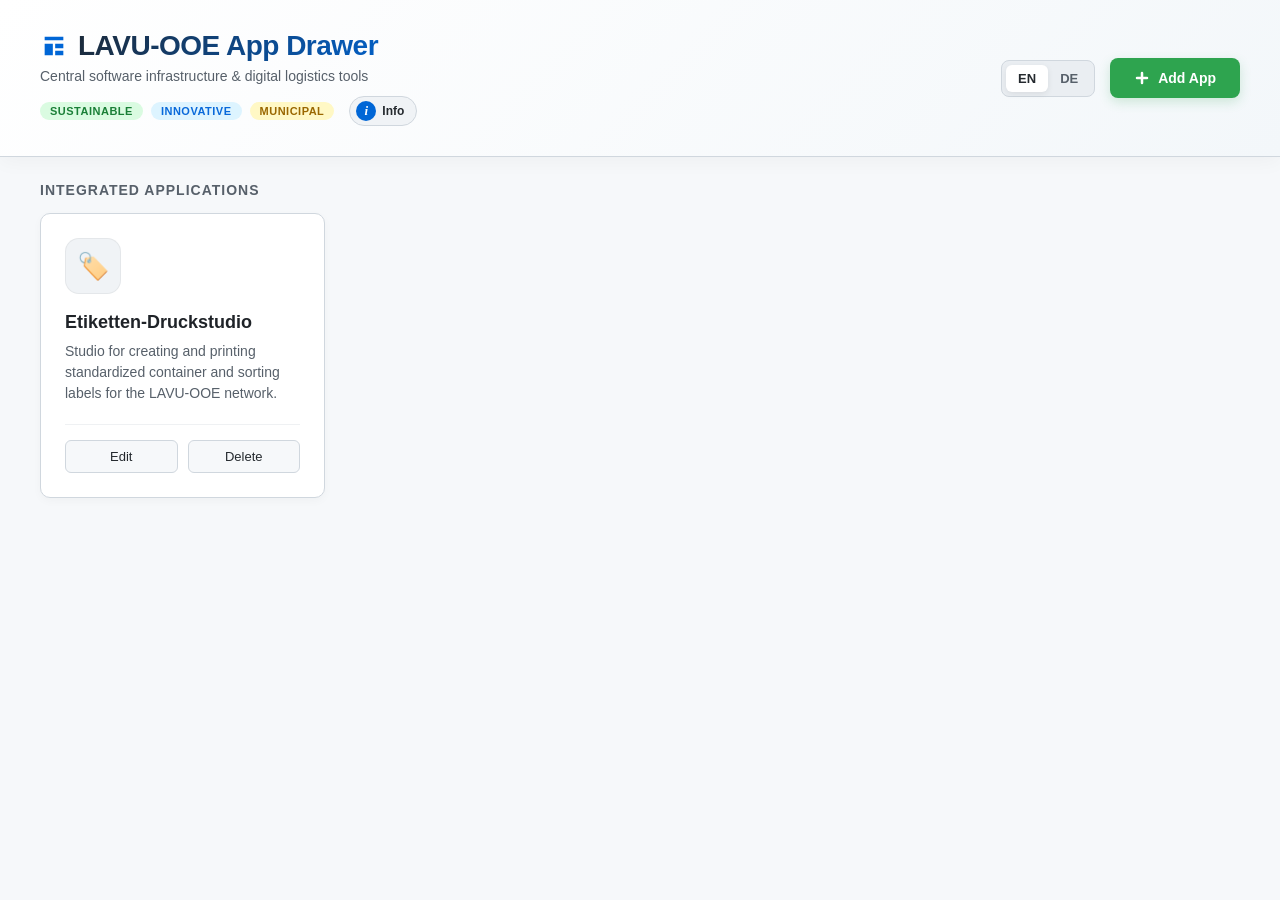
<file: app/index.html>
<!DOCTYPE html>
<html lang="en">
<head>
    <meta charset="UTF-8">
    <meta name="viewport" content="width=device-width, initial-scale=1.0">
    <title>LAVU-OOE App Drawer</title>
    <style>
        :root {
            --bg-color: #f6f8fa;
            --card-bg: #ffffff;
            --text-color: #24292e;
            --primary-color: #0066d6;
            --primary-hover: #0052ad;
            --accent-green: #2ea44f;
            --accent-green-hover: #2c974b;
            --danger-color: #cf222e;
            --muted-text: #57606a;
            --border-color: #d0d7de;
        }

        body {
            font-family: -apple-system, BlinkMacSystemFont, "Segoe UI", Roboto, Helvetica, Arial, sans-serif;
            background-color: var(--bg-color);
            color: var(--text-color);
            margin: 0;
            padding: 0 0 50px 0;
        }

        header {
            background: linear-gradient(135deg, #ffffff 0%, #f3f7fa 100%);
            border-bottom: 1px solid var(--border-color);
            box-shadow: 0 4px 20px rgba(0, 0, 0, 0.04);
            padding: 30px 20px;
            margin-bottom: 25px;
        }

        .header-container {
            max-width: 1200px;
            margin: 0 auto;
            display: flex;
            justify-content: space-between;
            align-items: center;
            flex-wrap: wrap;
            gap: 20px;
        }

        .header-brand h1 {
            margin: 0;
            font-size: 28px;
            font-weight: 800;
            letter-spacing: -0.5px;
            background: linear-gradient(120deg, #1f2328, var(--primary-color));
            -webkit-background-clip: text;
            -webkit-text-fill-color: transparent;
            display: flex;
            align-items: center;
            gap: 10px;
        }

        .header-brand p {
            margin: 6px 0 12px 0;
            font-size: 14px;
            color: var(--muted-text);
            font-weight: 400;
        }

        .lavu-meta-row {
            display: flex;
            align-items: center;
            gap: 15px;
        }

        .lavu-pillars {
            display: flex;
            gap: 8px;
        }

        .pillar-badge {
            font-size: 11px;
            text-transform: uppercase;
            font-weight: 700;
            padding: 3px 10px;
            border-radius: 20px;
            letter-spacing: 0.5px;
        }
        .pillar-nachhaltig { background-color: #dafbe1; color: #1a7f37; }
        .pillar-innovativ { background-color: #ddf4ff; color: #0969da; }
        .pillar-kommunal { background-color: #fff8c5; color: #9a6700; }

        /* --- DEUTLICH ERKENNBARERES INFO-BUTTON DESIGN --- */
        .btn-info-toggle {
            background: #f0f3f6;
            border: 1px solid var(--border-color);
            color: var(--text-color);
            cursor: pointer;
            padding: 4px 12px 4px 6px;
            border-radius: 20px;
            display: inline-flex;
            align-items: center;
            gap: 6px;
            font-size: 12px;
            font-weight: 600;
            transition: all 0.2s cubic-bezier(0.4, 0, 0.2, 1);
            user-select: none;
        }

        .btn-info-toggle .info-circle-icon {
            background-color: var(--primary-color);
            color: white;
            width: 20px;
            height: 20px;
            border-radius: 50%;
            display: flex;
            align-items: center;
            justify-content: center;
            font-family: "Georgia", serif;
            font-style: italic;
            font-weight: bold;
            font-size: 13px;
            transition: transform 0.2s ease;
        }

        .btn-info-toggle:hover {
            background-color: #eaeef2;
            border-color: #8c959f;
            transform: scale(1.02);
        }
        
        .btn-info-toggle.active {
            background-color: #ddf4ff;
            border-color: #54aeff;
            color: var(--primary-hover);
        }

        .btn-info-toggle.active .info-circle-icon {
            transform: rotate(15deg);
        }

        .header-actions {
            display: flex;
            align-items: center;
            gap: 15px;
        }

        .lang-switcher {
            display: inline-flex;
            background-color: #eaeef2;
            padding: 4px;
            border-radius: 8px;
            border: 1px solid var(--border-color);
        }

        .lang-btn {
            background: transparent;
            border: none;
            padding: 6px 12px;
            font-size: 13px;
            font-weight: 600;
            color: var(--muted-text);
            cursor: pointer;
            border-radius: 6px;
            transition: all 0.15s ease;
        }

        .lang-btn.active {
            background-color: white;
            color: var(--text-color);
            box-shadow: 0 2px 6px rgba(0,0,0,0.08);
        }

        .btn-add-app {
            background-color: var(--accent-green);
            color: white;
            border: none;
            padding: 12px 24px;
            border-radius: 8px;
            cursor: pointer;
            font-weight: 600;
            font-size: 14px;
            display: inline-flex;
            align-items: center;
            gap: 8px;
            box-shadow: 0 4px 12px rgba(46, 164, 79, 0.2);
            transition: all 0.2s ease;
        }

        .btn-add-app:hover {
            background-color: var(--accent-green-hover);
            transform: translateY(-1px);
            box-shadow: 0 6px 16px rgba(46, 164, 79, 0.3);
        }

        /* --- COLLAPSIBLE STATS CONTAINER --- */
        .lavu-dashboard-stats {
            max-width: 1200px;
            margin: 0 auto;
            padding: 0 20px;
            display: grid;
            grid-template-columns: repeat(auto-fit, minmax(220px, 1fr));
            gap: 15px;
            
            max-height: 0;
            opacity: 0;
            overflow: hidden;
            transition: max-height 0.35s cubic-bezier(0.4, 0, 0.2, 1), opacity 0.25s ease, margin 0.35s ease;
            margin-bottom: 0;
        }

        .lavu-dashboard-stats.show {
            max-height: 200px;
            opacity: 1;
            margin-bottom: 35px;
        }

        .stat-card {
            background: white;
            border: 1px solid var(--border-color);
            border-radius: 10px;
            padding: 16px 20px;
            display: flex;
            align-items: center;
            gap: 15px;
            box-shadow: 0 2px 8px rgba(0,0,0,0.02);
        }

        .stat-icon {
            font-size: 26px;
            background: #f0f3f6;
            width: 50px;
            height: 50px;
            border-radius: 50px;
            display: flex;
            align-items: center;
            justify-content: center;
        }

        .stat-info .stat-value {
            font-size: 20px;
            font-weight: 700;
            color: #1f2328;
            margin: 0;
        }

        .stat-info .stat-label {
            font-size: 12px;
            color: var(--muted-text);
            margin: 2px 0 0 0;
        }

        .section-title {
            max-width: 1200px;
            margin: 0 auto 15px auto;
            padding: 0 20px;
            font-size: 14px;
            text-transform: uppercase;
            letter-spacing: 1px;
            color: var(--muted-text);
            font-weight: 700;
        }

        .app-grid {
            max-width: 1200px;
            margin: 0 auto;
            padding: 0 20px;
            display: grid;
            grid-template-columns: repeat(auto-fill, minmax(280px, 1fr));
            gap: 20px;
        }

        .app-card {
            background: var(--card-bg);
            border: 1px solid var(--border-color);
            border-radius: 10px;
            padding: 24px;
            display: flex;
            flex-direction: column;
            justify-content: space-between;
            box-shadow: 0 3px 10px rgba(0,0,0,0.03);
            transition: transform 0.22s cubic-bezier(0.4, 0, 0.2, 1), box-shadow 0.22s ease;
        }

        .app-card:hover {
            transform: translateY(-4px);
            box-shadow: 0 12px 24px rgba(0,0,0,0.08);
            border-color: #8c959f;
        }

        .app-info {
            text-decoration: none;
            color: inherit;
        }

        .app-icon {
            width: 54px;
            height: 54px;
            background-color: #f0f3f6;
            border-radius: 14px;
            display: flex;
            align-items: center;
            justify-content: center;
            font-size: 26px;
            margin-bottom: 18px;
            border: 1px solid rgba(0,0,0,0.05);
        }

        .app-title {
            margin: 0 0 8px 0;
            font-size: 18px;
            font-weight: 600;
            color: #1f2328;
        }

        .app-desc {
            margin: 0 0 20px 0;
            font-size: 14px;
            color: var(--muted-text);
            line-height: 1.5;
        }

        .app-actions {
            display: flex;
            gap: 10px;
            border-top: 1px solid #eff1f3;
            padding-top: 15px;
            margin-top: auto;
        }

        .btn-action {
            padding: 8px 12px;
            font-size: 13px;
            font-weight: 500;
            border-radius: 6px;
            border: 1px solid var(--border-color);
            cursor: pointer;
            background-color: #f6f8fa;
            color: #24292e;
            transition: all 0.15s ease;
            flex: 1;
        }

        .btn-edit:hover {
            background-color: #eaeef2;
            border-color: #8c959f;
        }

        .btn-delete:hover {
            background-color: #ffebe9;
            color: var(--danger-color);
            border-color: rgba(207, 34, 46, 0.3);
        }

        .modal {
            display: none;
            position: fixed;
            top: 0;
            left: 0;
            width: 100%;
            height: 100%;
            background-color: rgba(0,0,0,0.4);
            backdrop-filter: blur(4px);
            justify-content: center;
            align-items: center;
            z-index: 1000;
        }

        .modal-content {
            background-color: white;
            padding: 30px;
            border-radius: 12px;
            width: 100%;
            max-width: 420px;
            box-shadow: 0 8px 30px rgba(0,0,0,0.15);
            border: 1px solid var(--border-color);
        }

        .modal h2 {
            margin-top: 0;
            margin-bottom: 20px;
            font-size: 20px;
            font-weight: 700;
        }

        .form-group {
            margin-bottom: 18px;
        }

        .form-group label {
            display: block;
            margin-bottom: 6px;
            font-weight: 600;
            font-size: 13px;
        }

        .form-group input, .form-group textarea {
            width: 100%;
            padding: 10px;
            border: 1px solid var(--border-color);
            border-radius: 6px;
            box-sizing: border-box;
            background-color: #f6f8fa;
            font-size: 14px;
        }

        .form-group input:focus, .form-group textarea:focus {
            background-color: white;
            border-color: var(--primary-color);
            outline: none;
            box-shadow: 0 0 0 3px rgba(0, 102, 214, 0.15);
        }

        .modal-buttons {
            display: flex;
            justify-content: flex-end;
            gap: 10px;
            margin-top: 25px;
        }

        .btn-cancel {
            background-color: #f6f8fa;
            color: #24292e;
            border: 1px solid var(--border-color);
            padding: 10px 18px;
            border-radius: 6px;
            cursor: pointer;
            font-weight: 600;
            font-size: 14px;
        }

        .btn-cancel:hover { background-color: #eaeef2; }
        
        .btn-submit {
            background-color: var(--primary-color);
            color: white;
            border: none;
            padding: 10px 18px;
            border-radius: 6px;
            cursor: pointer;
            font-weight: 600;
            font-size: 14px;
        }

        .btn-submit:hover { background-color: var(--primary-hover); }
    </style>
</head>
<body>

    <header>
        <div class="header-container">
            <div class="header-brand">
                <h1>
                    <svg width="28" height="28" viewBox="0 0 24 24" fill="none" xmlns="http://www.w3.org/2000/svg" style="color: var(--primary-color);"><path d="M4 4h16v3H4V4zm0 6h7v10H4V10zm9 0h7v4h-7v-4zm0 6h7v4h-7v-4z" fill="currentColor"/></svg>
                    LAVU-OOE App Drawer
                </h1>
                <p id="txtSubheading">Central software infrastructure & digital logistics tools</p>
                <div class="lavu-meta-row">
                    <div class="lavu-pillars">
                        <span class="pillar-badge pillar-nachhaltig" id="badgeP1">Sustainable</span>
                        <span class="pillar-badge pillar-innovativ" id="badgeP2">Innovative</span>
                        <span class="pillar-badge pillar-kommunal" id="badgeP3">Municipal</span>
                    </div>
                    
                    <button class="btn-info-toggle" id="btnInfoToggle" onclick="toggleStatsDashboard()" title="Show/Hide LAVU Infos">
                        <span class="info-circle-icon">i</span>
                        <span id="lblInfoBtnText">Info</span>
                    </button>
                </div>
            </div>
            
            <div class="header-actions">
                <div class="lang-switcher">
                    <button class="lang-btn active" id="btnLangEn" onclick="switchLanguage('en')">EN</button>
                    <button class="lang-btn" id="btnLangDe" onclick="switchLanguage('de')">DE</button>
                </div>
                
                <button class="btn-add-app" id="btnAddApp" onclick="openModal('add')">
                    <svg width="16" height="16" viewBox="0 0 16 16" fill="none" xmlns="http://www.w3.org/2000/svg" style="stroke: currentColor; stroke-width: 2.5; stroke-linecap: round;"><path d="M8 3v10M3 8h10"/></svg>
                    <span>Add App</span>
                </button>
            </div>
        </div>
    </header>

    <section class="lavu-dashboard-stats" id="lavuStatsDashboard">
        <div class="stat-card">
            <div class="stat-icon">🌱</div>
            <div class="stat-info">
                <p class="stat-value">179</p>
                <p class="stat-label" id="lblStatAsz">Recycling Centers (ASZ)</p>
            </div>
        </div>
        <div class="stat-card">
            <div class="stat-icon">🚛</div>
            <div class="stat-info">
                <p class="stat-value">> 300k t</p>
                <p class="stat-label" id="lblStatRec">Waste materials collected annually</p>
            </div>
        </div>
        <div class="stat-card">
            <div class="stat-icon">👥</div>
            <div class="stat-info">
                <p class="stat-value">700+</p>
                <p class="stat-label" id="lblStatStaff">Dedicated team members</p>
            </div>
        </div>
        <div class="stat-card">
            <div class="stat-icon">🔄</div>
            <div class="stat-info">
                <p class="stat-value">100%</p>
                <p class="stat-label" id="lblStatCirc">Circular Economy Upper Austria</p>
            </div>
        </div>
    </section>

    <div class="section-title" id="txtGridTitle">Integrated Applications</div>

    <main class="app-grid" id="appGrid">
    </main>

    <div class="modal" id="appModal">
        <div class="modal-content">
            <h2 id="modalTitle">Add App</h2>
            <form id="appForm" onsubmit="handleFormSubmit(event)">
                <input type="hidden" id="appIndex">
                
                <div class="form-group">
                    <label for="appName" id="lblAppName">App Name</label>
                    <input type="text" id="appName" required placeholder="e.g. Label Printing Studio">
                </div>

                <div class="form-group">
                    <label for="appUrl" id="lblAppUrl">App URL (Live Version)</label>
                    <input type="url" id="appUrl" required placeholder="https://lavu-ooe.github.io/...">
                </div>

                <div class="form-group">
                    <label for="appDesc" id="lblAppDesc">Description</label>
                    <textarea id="appDesc" rows="3" placeholder="Short description of the app..."></textarea>
                </div>

                <div class="form-group">
                    <label for="appIcon" id="lblAppIcon">Emoji Icon</label>
                    <input type="text" id="appIcon" placeholder="e.g. 🏷️ or 📱" maxLength="2">
                </div>

                <div class="modal-buttons">
                    <button type="button" class="btn-cancel" id="btnCancel" onclick="closeModal()">Cancel</button>
                    <button type="submit" class="btn-submit" id="submitBtn">Save</button>
                </div>
            </form>
        </div>
    </div>

    <script>
        const translations = {
            en: {
                subheading: "Central software infrastructure & digital logistics tools",
                p1: "Sustainable", p2: "Innovative", p3: "Municipal",
                addApp: "Add App",
                statAsz: "Recycling Centers (ASZ)",
                statRec: "Waste materials collected annually",
                statStaff: "Dedicated team members",
                statCirc: "Circular Economy Upper Austria",
                gridTitle: "Integrated Applications",
                modalAdd: "Add App",
                modalEdit: "Edit App",
                lblAppName: "App Name",
                lblAppUrl: "App URL (Live Version)",
                lblAppDesc: "Description",
                lblAppIcon: "Emoji Icon",
                phName: "e.g. Label Printing Studio",
                phDesc: "Short description of the app...",
                btnCancel: "Cancel",
                btnSave: "Save",
                btnEdit: "Edit",
                btnDelete: "Delete",
                confirmDelete: "Are you sure you want to delete this application?",
                noDesc: "No description available.",
                infoTitle: "Show/Hide LAVU Infos",
                infoBtnText: "Info"
            },
            de: {
                subheading: "Zentrale Software-Infrastruktur & digitale Logistikwerkzeuge",
                p1: "Nachhaltig", p2: "Innovativ", p3: "Kommunal",
                addApp: "App hinzufügen",
                statAsz: "Altstoffsammelzentren (ASZ)",
                statRec: "Altstoffe jährlich gesammelt",
                statStaff: "Engagierte Mitarbeiter",
                statCirc: "Kreislaufwirtschaft OÖ",
                gridTitle: "Integrierte Anwendungen",
                modalAdd: "App hinzufügen",
                modalEdit: "App bearbeiten",
                lblAppName: "Name der App",
                lblAppUrl: "App URL (Live Version)",
                lblAppDesc: "Beschreibung",
                lblAppIcon: "Emoji Icon",
                phName: "z.B. Etiketten-Druckstudio",
                phDesc: "Kurze Beschreibung der App...",
                btnCancel: "Abbrechen",
                btnSave: "Speichern",
                btnEdit: "Bearbeiten",
                btnDelete: "Löschen",
                confirmDelete: "Möchtest du diese Anwendung wirklich löschen?",
                noDesc: "Keine Beschreibung verfügbar.",
                infoTitle: "LAVU Infos anzeigen/ausblenden",
                infoBtnText: "Info"
            }
        };

        let currentLang = 'en';

        const defaultApps = [
            {
                name: "Etiketten-Druckstudio",
                url: "https://lavu-ooe.github.io/Etiketten-Druckstudio/",
                desc: "Studio for creating and printing standardized container and sorting labels for the LAVU-OOE network.",
                icon: "🏷️"
            }
        ];

        let apps = JSON.parse(localStorage.getItem('lavu_apps')) || defaultApps;

        function toggleStatsDashboard() {
            const statsDiv = document.getElementById('lavuStatsDashboard');
            const infoBtn = document.getElementById('btnInfoToggle');
            
            statsDiv.classList.toggle('show');
            infoBtn.classList.toggle('active');
        }

        function switchLanguage(lang) {
            currentLang = lang;
            
            document.getElementById('btnLangEn').classList.toggle('active', lang === 'en');
            document.getElementById('btnLangDe').classList.toggle('active', lang === 'de');
            
            const t = translations[lang];
            document.getElementById('txtSubheading').innerText = t.subheading;
            document.getElementById('badgeP1').innerText = t.p1;
            document.getElementById('badgeP2').innerText = t.p2;
            document.getElementById('badgeP3').innerText = t.p3;
            document.getElementById('btnInfoToggle').title = t.infoTitle;
            document.getElementById('lblInfoBtnText').innerText = t.infoBtnText;
            document.getElementById('btnAddApp').querySelector('span').innerText = t.addApp;
            document.getElementById('lblStatAsz').innerText = t.statAsz;
            document.getElementById('lblStatRec').innerText = t.statRec;
            document.getElementById('lblStatStaff').innerText = t.statStaff;
            document.getElementById('lblStatCirc').innerText = t.statCirc;
            document.getElementById('txtGridTitle').innerText = t.gridTitle;
            
            document.getElementById('lblAppName').innerText = t.lblAppName;
            document.getElementById('lblAppUrl').innerText = t.lblAppUrl;
            document.getElementById('lblAppDesc').innerText = t.lblAppDesc;
            document.getElementById('lblAppIcon').innerText = t.lblAppIcon;
            document.getElementById('appName').placeholder = t.phName;
            document.getElementById('appDesc').placeholder = t.phDesc;
            document.getElementById('btnCancel').innerText = t.btnCancel;
            
            renderApps();
        }

        function saveApps() {
            localStorage.setItem('lavu_apps', JSON.stringify(apps));
            renderApps();
        }

        function renderApps() {
            const grid = document.getElementById('appGrid');
            grid.innerHTML = '';
            const t = translations[currentLang];

            apps.forEach((app, index) => {
                const card = document.createElement('div');
                card.className = 'app-card';
                
                card.innerHTML = `
                    <a href="${app.url}" target="_blank" class="app-info">
                        <div class="app-icon">${app.icon || '🚀'}</div>
                        <h3 class="app-title">${escapeHTML(app.name)}</h3>
                        <p class="app-desc">${escapeHTML(app.desc || t.noDesc)}</p>
                    </a>
                    <div class="app-actions">
                        <button class="btn-action btn-edit" onclick="openModal('edit', ${index})">${t.btnEdit}</button>
                        <button class="btn-action btn-delete" onclick="deleteApp(${index})">${t.btnDelete}</button>
                    </div>
                `;
                grid.appendChild(card);
            });
        }

        function openModal(mode, index = null) {
            const modal = document.getElementById('appModal');
            const title = document.getElementById('modalTitle');
            const submitBtn = document.getElementById('submitBtn');
            const t = translations[currentLang];
            
            document.getElementById('appForm').reset();
            document.getElementById('appIndex').value = index !== null ? index : '';

            if (mode === 'edit') {
                title.innerText = t.modalEdit;
                submitBtn.innerText = t.btnSave;
                
                const app = apps[index];
                document.getElementById('appName').value = app.name;
                document.getElementById('appUrl').value = app.url;
                document.getElementById('appDesc').value = app.desc;
                document.getElementById('appIcon').value = app.icon;
            } else {
                title.innerText = t.modalAdd;
                submitBtn.innerText = t.modalAdd;
            }

            modal.style.display = 'flex';
        }

        function closeModal() {
            document.getElementById('appModal').style.display = 'none';
        }

        function handleFormSubmit(event) {
            event.preventDefault();
            
            const index = document.getElementById('appIndex').value;
            const appData = {
                name: document.getElementById('appName').value,
                url: document.getElementById('appUrl').value,
                desc: document.getElementById('appDesc').value,
                icon: document.getElementById('appIcon').value || '🚀'
            };

            if (index !== '') {
                apps[index] = appData;
            } else {
                apps.push(appData);
            }

            saveApps();
            closeModal();
        }

        function deleteApp(index) {
            const t = translations[currentLang];
            if (confirm(`${t.confirmDelete}\n\n"${apps[index].name}"`)) {
                apps.splice(index, 1);
                saveApps();
            }
        }

        function escapeHTML(str) {
            return str.replace(/[&<>'"]/g, 
                tag => ({ '&': '&amp;', '<': '&lt;', '>': '&gt;', "'": '&#39;', '"': '&quot;' }[tag] || tag)
            );
        }

        switchLanguage('en');
    </script>
</body>
</html>
</file>
